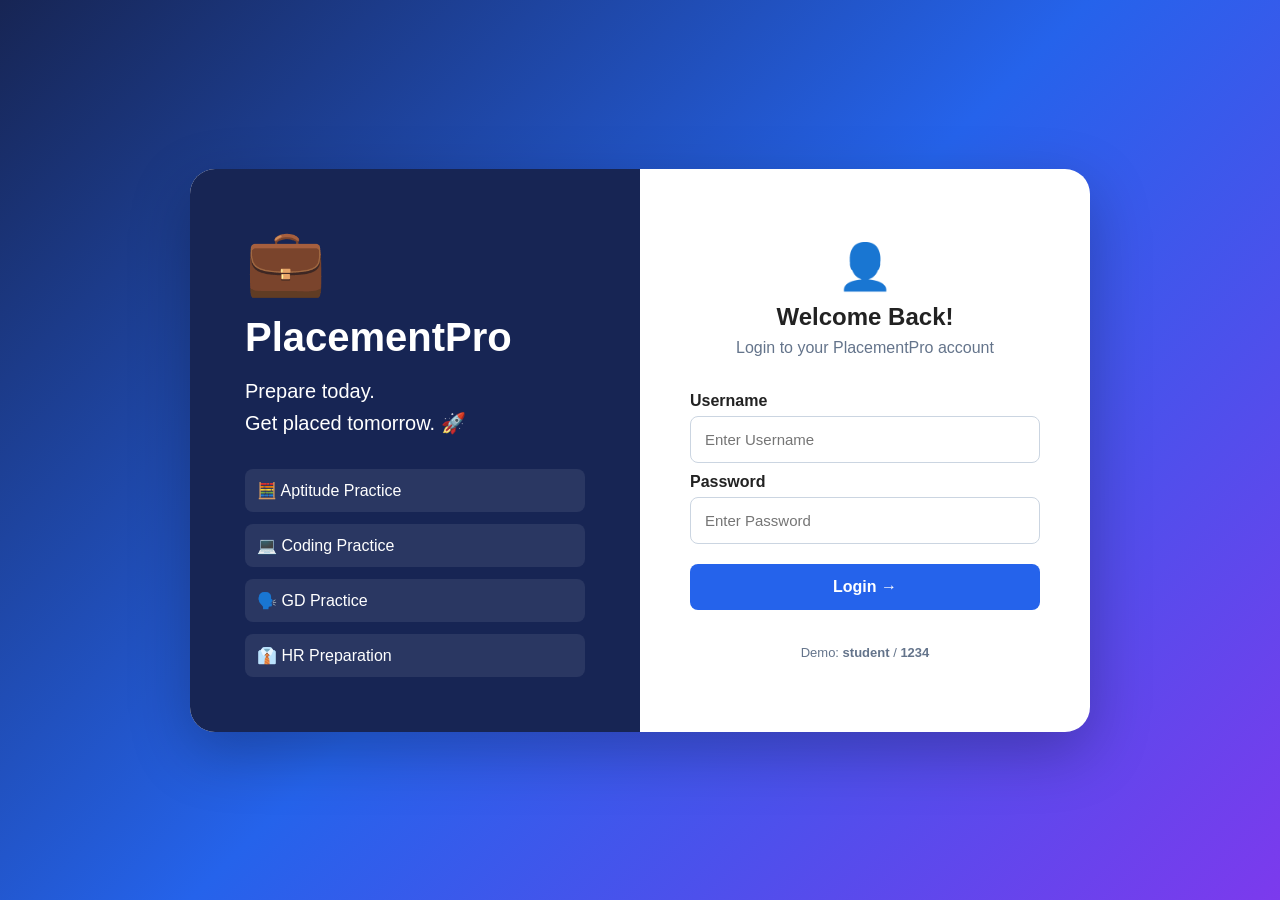
<file: index.html>
<!DOCTYPE html>
<html lang="en">

<head>

    <meta charset="UTF-8">

    <meta
        name="viewport"
        content="width=device-width, initial-scale=1.0"
    >

    <title>PlacementPro Dashboard</title>

    <link rel="stylesheet" href="style.css">

</head>


<body onload="checkLogin()">

    <!-- SIDEBAR -->

    <aside class="sidebar">

        <div class="logo">
            💼 <span>PlacementPro</span>
        </div>


        <nav>

            <button
                class="nav-btn active"
                onclick="showSection('dashboard')"
            >
                🏠 Dashboard
            </button>


            <button
                class="nav-btn"
                onclick="showSection('aptitude')"
            >
                🧮 Aptitude
            </button>


            <button
                class="nav-btn"
                onclick="showSection('coding')"
            >
                💻 Coding
            </button>


            <button
                class="nav-btn"
                onclick="showSection('gd')"
            >
                🗣️ GD Practice
            </button>


            <button
                class="nav-btn"
                onclick="showSection('hr')"
            >
                👔 HR Interview
            </button>


            <button
                class="nav-btn"
                onclick="showSection('tasks')"
            >
                ✅ Tasks
            </button>


            <button
                class="nav-btn"
                onclick="showSection('schedule')"
            >
                📅 Schedule
            </button>

        </nav>


        <button
            class="theme-btn"
            onclick="toggleTheme()"
        >
            🌙 Dark Mode
        </button>


        <button
            class="logout-btn"
            onclick="logoutUser()"
        >
            🚪 Logout
        </button>

    </aside>


    <!-- MAIN -->

    <main class="main">


        <!-- HEADER -->

        <header>

            <div>

                <h1>
                    Placement Preparation
                </h1>

                <p>
                    Prepare today. Get placed tomorrow. 🚀
                </p>

            </div>


            <div class="user-area">

                <div class="user-name">

                    👤

                    <span id="displayUsername">
                        Student
                    </span>

                </div>

            </div>

        </header>



        <!-- DASHBOARD -->

        <section
            id="dashboard"
            class="section active-section"
        >

            <div class="welcome">

                <div>

                    <h2>
                        Welcome Back,
                        <span id="welcomeName">
                            Student
                        </span>! 👋
                    </h2>

                    <p>
                        Let's continue your placement preparation.
                    </p>

                </div>


                <div class="target">

                    🎯 Goal: Get Placed

                </div>

            </div>



            <!-- STATS -->

            <div class="stats">


                <div class="card">

                    <div class="icon">
                        🧮
                    </div>

                    <h3>
                        Aptitude
                    </h3>

                    <div class="progress">

                        <div
                            class="progress-bar"
                            style="width:75%"
                        ></div>

                    </div>

                    <p>
                        75% Completed
                    </p>

                </div>



                <div class="card">

                    <div class="icon">
                        💻
                    </div>

                    <h3>
                        Coding
                    </h3>

                    <div class="progress">

                        <div
                            class="progress-bar"
                            style="width:60%"
                        ></div>

                    </div>

                    <p>
                        60% Completed
                    </p>

                </div>



                <div class="card">

                    <div class="icon">
                        🗣️
                    </div>

                    <h3>
                        Communication
                    </h3>

                    <div class="progress">

                        <div
                            class="progress-bar"
                            style="width:70%"
                        ></div>

                    </div>

                    <p>
                        70% Completed
                    </p>

                </div>



                <div class="card">

                    <div class="icon">
                        👔
                    </div>

                    <h3>
                        HR Preparation
                    </h3>

                    <div class="progress">

                        <div
                            class="progress-bar"
                            style="width:80%"
                        ></div>

                    </div>

                    <p>
                        80% Completed
                    </p>

                </div>

            </div>



            <!-- TASK + PROGRESS -->

            <div class="content-grid">


                <div class="panel">

                    <h2>
                        📋 Today's Preparation
                    </h2>


                    <div class="task">

                        <input
                            type="checkbox"
                            onchange="updateDashboard()"
                        >

                        <span>
                            Practice 10 Aptitude Questions
                        </span>

                    </div>


                    <div class="task">

                        <input
                            type="checkbox"
                            onchange="updateDashboard()"
                        >

                        <span>
                            Solve 2 Coding Problems
                        </span>

                    </div>


                    <div class="task">

                        <input
                            type="checkbox"
                            onchange="updateDashboard()"
                        >

                        <span>
                            Practice 1 GD Topic
                        </span>

                    </div>


                    <div class="task">

                        <input
                            type="checkbox"
                            onchange="updateDashboard()"
                        >

                        <span>
                            Prepare 5 HR Questions
                        </span>

                    </div>

                </div>



                <div class="panel">

                    <h2>
                        📊 Overall Progress
                    </h2>

                    <div class="circle">

                        <span id="overallProgress">
                            0%
                        </span>

                    </div>

                    <p class="center">
                        Keep Going! 🔥
                    </p>

                </div>

            </div>

        </section>



        <!-- APTITUDE -->

        <section
            id="aptitude"
            class="section"
        >

            <div class="page-title">

                <h2>
                    🧮 Aptitude Practice
                </h2>

                <p>
                    Test your quantitative and logical thinking skills.
                </p>

            </div>


            <div class="quiz-container">

                <div class="quiz-header">

                    <span id="questionNumber">
                        Question 1 / 10
                    </span>

                    <div class="score-box">

                        Score:
                        <span id="score">
                            0
                        </span>

                    </div>

                </div>


                <div class="quiz-progress">

                    <div id="quizProgress"></div>

                </div>


                <div class="quiz-content">

                    <h3 id="question"></h3>

                    <div
                        id="options"
                        class="options"
                    ></div>

                    <p
                        id="quizResult"
                        class="quiz-result"
                    ></p>

                </div>


                <div class="quiz-buttons">

                    <button
                        id="prevBtn"
                        onclick="previousQuestion()"
                    >
                        ← Previous
                    </button>


                    <button
                        id="nextBtn"
                        onclick="nextQuestion()"
                    >
                        Next →
                    </button>

                </div>


                <div
                    id="finalResult"
                    class="final-result"
                >

                    <div class="result-icon">
                        🏆
                    </div>

                    <h2>
                        Quiz Completed!
                    </h2>

                    <p>
                        Your Score
                    </p>

                    <div
                        class="final-score"
                        id="finalScore"
                    >
                        0 / 10
                    </div>

                    <p id="percentage"></p>

                    <button
                        onclick="restartQuiz()"
                        class="restart-btn"
                    >
                        🔄 Restart Quiz
                    </button>

                </div>

            </div>

        </section>



        <!-- CODING -->

        <section
            id="coding"
            class="section"
        >

            <div class="page-title">

                <h2>
                    💻 Coding Practice
                </h2>

                <p>
                    Choose a language and solve coding problems.
                </p>

            </div>


            <div class="coding-languages">

                <button onclick="selectLanguage('Java')">
                    ☕ Java
                </button>

                <button onclick="selectLanguage('Python')">
                    🐍 Python
                </button>

                <button onclick="selectLanguage('JavaScript')">
                    🟨 JavaScript
                </button>

                <button onclick="selectLanguage('SQL')">
                    🗄️ SQL
                </button>

            </div>


            <div class="coding-workspace">


                <div class="coding-top">

                    <span id="currentLanguage">
                        ☕ Java
                    </span>

                    <span class="status">
                        ● Ready
                    </span>

                </div>


                <div class="coding-question">

                    <h3 id="codingTitle">
                        📝 Coding Problem
                    </h3>

                    <p id="codingQuestion">
                        Write a program to print "Hello World".
                    </p>

                </div>


                <div class="editor-container">

                    <div class="editor-title">

                        <span>
                            code
                        </span>

                        <span>
                            ● ● ●
                        </span>

                    </div>


                    <textarea
                        id="codeEditor"
                        spellcheck="false"
                        placeholder="Write your code here..."
                    ></textarea>

                </div>


                <div class="coding-actions">

                    <button
                        class="run-button"
                        onclick="runCoding()"
                    >
                        ▶ Run Code
                    </button>


                    <button
                        class="clear-button"
                        onclick="clearCoding()"
                    >
                        🗑️ Clear
                    </button>

                </div>


                <div class="coding-output">

                    <h3>
                        💡 Output
                    </h3>

                    <pre id="codingOutput">
Click "Run Code" to execute your program...
                    </pre>

                </div>

            </div>

        </section>



        <!-- GD -->

        <section
            id="gd"
            class="section"
        >

            <h2>
                🗣️ GD Practice
            </h2>

            <div class="gd-box">

                <h3>
                    Today's Topic
                </h3>

                <div class="gd-topic">
                    "Artificial Intelligence: Boon or Threat?"
                </div>

                <div
                    class="timer"
                    id="timer"
                >
                    01:00
                </div>

                <button
                    class="start-btn"
                    onclick="startTimer()"
                >
                    ▶ Start 1 Minute
                </button>

            </div>

        </section>



        <!-- HR -->

        <section
            id="hr"
            class="section"
        >

            <h2>
                👔 HR Interview Preparation
            </h2>


            <div class="hr-box">

                <h3>
                    Common HR Questions
                </h3>


                <div class="question-card">
                    <span>1</span>
                    Tell me about yourself.
                </div>


                <div class="question-card">
                    <span>2</span>
                    What are your strengths?
                </div>


                <div class="question-card">
                    <span>3</span>
                    What is your weakness?
                </div>


                <div class="question-card">
                    <span>4</span>
                    Why should we hire you?
                </div>


                <div class="question-card">
                    <span>5</span>
                    Where do you see yourself in 5 years?
                </div>

            </div>

        </section>



        <!-- TASKS -->

        <section
            id="tasks"
            class="section"
        >

            <h2>
                ✅ My Preparation Tasks
            </h2>


            <div class="todo-container">

                <input
                    type="text"
                    id="taskInput"
                    placeholder="Enter a preparation task..."
                    onkeypress="taskEnter(event)"
                >


                <button onclick="addTask()">
                    Add Task
                </button>


                <div id="taskList"></div>


                <button
                    class="clear-btn"
                    onclick="clearTasks()"
                >
                    Clear All
                </button>

            </div>

        </section>



        <!-- SCHEDULE -->

        <section
            id="schedule"
            class="section"
        >

            <h2>
                📅 Interview Schedule
            </h2>


            <div class="schedule-box">


                <div class="schedule-card">

                    <h3>
                        🏢 Sutherland
                    </h3>

                    <p>
                        Customer Support Interview
                    </p>

                    <strong>
                        📅 September 20, 2026
                    </strong>

                    <span>
                        ⏰ 10:00 AM
                    </span>

                </div>


                <div class="schedule-card">

                    <h3>
                        💻 Technical Practice
                    </h3>

                    <p>
                        Mock Coding Interview
                    </p>

                    <strong>
                        📅 September 22, 2026
                    </strong>

                    <span>
                        ⏰ 02:00 PM
                    </span>

                </div>

            </div>

        </section>


    </main>


    <script src="script.js"></script>

</body>

</html>
</file>
<file: style.css>
* {
    margin: 0;
    padding: 0;
    box-sizing: border-box;
    font-family: Arial, sans-serif;
}


body {
    background: #f4f7fb;
    color: #222;
}


/* ================= SIDEBAR ================= */

.sidebar {
    position: fixed;
    left: 0;
    top: 0;

    width: 250px;
    height: 100vh;

    background: #172554;
    color: white;

    padding: 25px 18px;

    display: flex;
    flex-direction: column;
}


.logo {
    font-size: 23px;
    font-weight: bold;
    margin-bottom: 40px;
}


.logo span {
    margin-left: 8px;
}


.sidebar nav {
    display: flex;
    flex-direction: column;
    gap: 10px;
}


.nav-btn,
.theme-btn,
.logout-btn {
    border: none;
    padding: 14px;

    border-radius: 10px;

    text-align: left;

    background: transparent;
    color: white;

    cursor: pointer;

    font-size: 15px;

    transition: 0.3s;
}


.nav-btn:hover,
.nav-btn.active {
    background: #2563eb;
}


.theme-btn {
    margin-top: auto;
    background: #1e3a8a;
}


.logout-btn {
    margin-top: 10px;
    background: #dc2626;
}


.theme-btn:hover {
    background: #2563eb;
}


.logout-btn:hover {
    background: #b91c1c;
}



/* ================= MAIN ================= */

.main {
    margin-left: 250px;
    padding: 30px;
}


header {
    display: flex;
    justify-content: space-between;
    align-items: center;

    margin-bottom: 30px;
}


header h1 {
    font-size: 30px;
    color: #172554;
}


header p {
    color: #64748b;
    margin-top: 7px;
}


.user-name {
    background: white;
    padding: 12px 18px;

    border-radius: 12px;

    box-shadow: 0 4px 15px #00000010;

    font-weight: bold;
}



/* ================= SECTIONS ================= */

.section {
    display: none;
}


.active-section {
    display: block;
}


.page-title {
    margin-bottom: 25px;
}


.page-title p {
    color: #64748b;
    margin-top: 5px;
}



/* ================= WELCOME ================= */

.welcome {
    background: linear-gradient(
        135deg,
        #2563eb,
        #7c3aed
    );

    color: white;

    padding: 28px;

    border-radius: 18px;

    display: flex;
    justify-content: space-between;
    align-items: center;

    margin-bottom: 25px;
}


.welcome h2 {
    margin-bottom: 8px;
}


.target {
    background: #ffffff25;
    padding: 14px 20px;
    border-radius: 12px;
}



/* ================= STATS ================= */

.stats {
    display: grid;

    grid-template-columns:
        repeat(4, 1fr);

    gap: 20px;

    margin-bottom: 25px;
}


.card {
    background: white;

    padding: 22px;

    border-radius: 15px;

    box-shadow: 0 5px 20px #0000000d;
}


.card .icon {
    font-size: 30px;
    margin-bottom: 12px;
}


.card h3 {
    margin-bottom: 15px;
}


.card p {
    color: #64748b;
    margin-top: 8px;
}


.progress {
    width: 100%;
    height: 8px;

    background: #e2e8f0;

    border-radius: 10px;
}


.progress-bar {
    height: 100%;

    background: #2563eb;

    border-radius: 10px;
}



/* ================= GRID ================= */

.content-grid {
    display: grid;

    grid-template-columns: 2fr 1fr;

    gap: 20px;
}


.panel {
    background: white;

    padding: 25px;

    border-radius: 15px;

    box-shadow: 0 5px 20px #0000000d;
}


.panel h2 {
    margin-bottom: 20px;
}


.task {
    display: flex;
    gap: 12px;

    padding: 15px;

    border-bottom: 1px solid #e2e8f0;
}


.task input {
    width: 18px;
    height: 18px;
}


.circle {
    width: 140px;
    height: 140px;

    border-radius: 50%;

    border: 15px solid #2563eb;

    margin: 20px auto;

    display: flex;
    align-items: center;
    justify-content: center;
}


.circle span {
    font-size: 25px;
    font-weight: bold;
}


.center {
    text-align: center;
}



/* ================= QUIZ ================= */

.quiz-container {
    max-width: 800px;

    background: white;

    padding: 30px;

    border-radius: 18px;

    box-shadow: 0 5px 20px #0000000d;
}


.quiz-header {
    display: flex;
    justify-content: space-between;

    margin-bottom: 20px;

    font-weight: bold;
}


.score-box {
    background: #dbeafe;

    color: #1d4ed8;

    padding: 8px 15px;

    border-radius: 8px;
}


.quiz-progress {
    height: 8px;

    background: #e2e8f0;

    border-radius: 10px;

    margin-bottom: 30px;
}


#quizProgress {
    height: 100%;

    width: 10%;

    background: #2563eb;

    border-radius: 10px;

    transition: 0.3s;
}


.quiz-content h3 {
    margin-bottom: 20px;
}


.options {
    display: grid;
    gap: 12px;
}


.option {
    padding: 15px;

    border: 2px solid #e2e8f0;

    border-radius: 10px;

    cursor: pointer;

    transition: 0.3s;
}


.option:hover {
    border-color: #2563eb;
    background: #eff6ff;
}


.option.selected {
    background: #dbeafe;
    border-color: #2563eb;
}


.quiz-buttons {
    display: flex;
    justify-content: space-between;

    margin-top: 25px;
}


.quiz-buttons button,
.restart-btn {
    border: none;

    background: #2563eb;
    color: white;

    padding: 12px 20px;

    border-radius: 8px;

    cursor: pointer;
}


.quiz-result {
    margin-top: 15px;
    font-weight: bold;
}


.final-result {
    display: none;

    text-align: center;

    padding: 30px;
}


.result-icon {
    font-size: 50px;
}


.final-score {
    font-size: 40px;

    font-weight: bold;

    color: #2563eb;

    margin: 15px;
}



/* ================= CODING ================= */

.coding-languages {
    display: flex;
    gap: 12px;

    margin-bottom: 20px;
}


.coding-languages button {
    border: none;

    padding: 13px 20px;

    border-radius: 10px;

    background: white;

    cursor: pointer;

    box-shadow: 0 3px 12px #00000012;

    font-weight: bold;
}


.coding-languages button:hover {
    background: #2563eb;
    color: white;
}


.coding-workspace {
    background: #0f172a;

    border-radius: 15px;

    overflow: hidden;

    max-width: 900px;
}


.coding-top {
    display: flex;

    justify-content: space-between;

    padding: 18px 20px;

    color: white;

    background: #1e293b;

    font-weight: bold;
}


.status {
    color: #22c55e;
}


.coding-question {
    background: #f8fafc;

    padding: 20px;
}


.coding-question p {
    margin-top: 8px;
    color: #475569;
}


.editor-container {
    margin: 20px;
}


.editor-title {
    background: #334155;

    color: white;

    padding: 10px 15px;

    display: flex;
    justify-content: space-between;
}


#codeEditor {
    width: 100%;

    height: 250px;

    resize: vertical;

    background: #020617;

    color: #e2e8f0;

    border: none;

    outline: none;

    padding: 20px;

    font-family: monospace;

    font-size: 15px;
}


.coding-actions {
    padding: 0 20px 20px;

    display: flex;
    gap: 10px;
}


.run-button,
.clear-button {
    border: none;

    padding: 12px 20px;

    border-radius: 8px;

    cursor: pointer;

    font-weight: bold;
}


.run-button {
    background: #22c55e;
    color: white;
}


.clear-button {
    background: #ef4444;
    color: white;
}


.coding-output {
    margin: 0 20px 20px;

    background: #020617;

    color: #22c55e;

    padding: 18px;

    border-radius: 8px;
}


.coding-output h3 {
    color: white;
    margin-bottom: 10px;
}


.coding-output pre {
    white-space: pre-wrap;
}



/* ================= GD ================= */

.gd-box {
    background: white;

    max-width: 700px;

    padding: 35px;

    border-radius: 18px;

    text-align: center;

    box-shadow: 0 5px 20px #0000000d;
}


.gd-topic {
    background: #eff6ff;

    color: #1d4ed8;

    padding: 20px;

    margin: 20px 0;

    border-radius: 12px;

    font-size: 20px;

    font-weight: bold;
}


.timer {
    font-size: 45px;

    font-weight: bold;

    margin: 20px;
}


.start-btn {
    border: none;

    background: #2563eb;

    color: white;

    padding: 13px 25px;

    border-radius: 8px;

    cursor: pointer;
}



/* ================= HR ================= */

.hr-box {
    background: white;

    padding: 25px;

    max-width: 800px;

    border-radius: 15px;

    box-shadow: 0 5px 20px #0000000d;
}


.question-card {
    padding: 18px;

    border: 1px solid #e2e8f0;

    border-radius: 10px;

    margin-top: 12px;
}


.question-card span {
    display: inline-flex;

    width: 30px;
    height: 30px;

    align-items: center;
    justify-content: center;

    background: #2563eb;

    color: white;

    border-radius: 50%;

    margin-right: 10px;
}



/* ================= TODO ================= */

.todo-container {
    max-width: 800px;

    background: white;

    padding: 25px;

    border-radius: 15px;
}


#taskInput {
    width: 75%;

    padding: 13px;

    border: 1px solid #cbd5e1;

    border-radius: 8px;

    outline: none;
}


.todo-container > button {
    padding: 13px 18px;

    border: none;

    background: #2563eb;

    color: white;

    border-radius: 8px;

    cursor: pointer;
}


.todo-item {
    display: flex;

    justify-content: space-between;

    align-items: center;

    padding: 13px;

    margin-top: 10px;

    background: #f1f5f9;

    border-radius: 8px;
}


.todo-item button {
    border: none;

    background: #ef4444;

    color: white;

    padding: 7px 10px;

    border-radius: 6px;

    cursor: pointer;
}


.clear-btn {
    margin-top: 20px;
}



/* ================= SCHEDULE ================= */

.schedule-box {
    display: grid;

    grid-template-columns:
        repeat(2, 1fr);

    gap: 20px;
}


.schedule-card {
    background: white;

    padding: 25px;

    border-radius: 15px;

    box-shadow: 0 5px 20px #0000000d;
}


.schedule-card p {
    margin: 10px 0;
    color: #64748b;
}


.schedule-card strong,
.schedule-card span {
    display: block;
    margin-top: 8px;
}



/* ================= LOGIN ================= */

.login-page {
    min-height: 100vh;

    display: flex;

    justify-content: center;

    align-items: center;

    background: linear-gradient(
        135deg,
        #172554,
        #2563eb,
        #7c3aed
    );
}


.login-container {
    width: 900px;

    max-width: 95%;

    display: grid;

    grid-template-columns: 1fr 1fr;

    background: white;

    border-radius: 25px;

    overflow: hidden;

    box-shadow: 0 20px 60px #00000040;
}


.login-left {
    background: #172554;

    color: white;

    padding: 55px;

    display: flex;

    flex-direction: column;

    justify-content: center;
}


.big-logo {
    font-size: 65px;
}


.login-left h1 {
    font-size: 40px;

    margin: 15px 0;
}


.login-left p {
    font-size: 20px;

    line-height: 1.6;
}


.login-features {
    display: flex;

    flex-direction: column;

    gap: 12px;

    margin-top: 30px;
}


.login-features span {
    background: #ffffff15;

    padding: 12px;

    border-radius: 8px;
}


.login-box {
    padding: 50px;

    display: flex;

    flex-direction: column;

    justify-content: center;
}


.login-icon {
    font-size: 45px;

    text-align: center;
}


.login-box h2 {
    text-align: center;

    margin-top: 10px;
}


.login-subtitle {
    text-align: center;

    color: #64748b;

    margin: 8px 0 25px;
}


.login-box label {
    margin: 10px 0 6px;

    font-weight: bold;
}


.login-box input {
    padding: 14px;

    border: 1px solid #cbd5e1;

    border-radius: 8px;

    outline: none;

    font-size: 15px;
}


.login-box input:focus {
    border-color: #2563eb;
}


.login-submit {
    margin-top: 20px;

    padding: 14px;

    border: none;

    border-radius: 8px;

    background: #2563eb;

    color: white;

    font-size: 16px;

    font-weight: bold;

    cursor: pointer;
}


.login-submit:hover {
    background: #1d4ed8;
}


#loginMessage {
    text-align: center;

    margin-top: 15px;

    font-weight: bold;
}


.demo-login {
    text-align: center;

    margin-top: 20px;

    color: #64748b;

    font-size: 13px;
}



/* ================= DARK MODE ================= */

body.dark {
    background: #020617;

    color: #e2e8f0;
}


body.dark .card,
body.dark .panel,
body.dark .quiz-container,
body.dark .gd-box,
body.dark .hr-box,
body.dark .todo-container,
body.dark .schedule-card,
body.dark .user-name,
body.dark .coding-languages button {
    background: #1e293b;

    color: white;
}


body.dark header h1 {
    color: white;
}


body.dark .card p,
body.dark header p {
    color: #94a3b8;
}


body.dark .task {
    border-color: #334155;
}



/* ================= RESPONSIVE ================= */

@media (max-width: 900px) {

    .sidebar {
        width: 200px;
    }

    .main {
        margin-left: 200px;
    }

    .stats {
        grid-template-columns:
            repeat(2, 1fr);
    }

    .login-container {
        grid-template-columns: 1fr;
    }

    .login-left {
        display: none;
    }

}


@media (max-width: 600px) {

    .sidebar {
        position: relative;

        width: 100%;

        height: auto;
    }

    .main {
        margin-left: 0;
    }

    .stats,
    .content-grid,
    .schedule-box {
        grid-template-columns: 1fr;
    }

    header {
        flex-direction: column;

        align-items: flex-start;

        gap: 15px;
    }

    .coding-languages {
        flex-wrap: wrap;
    }

}
</file>
